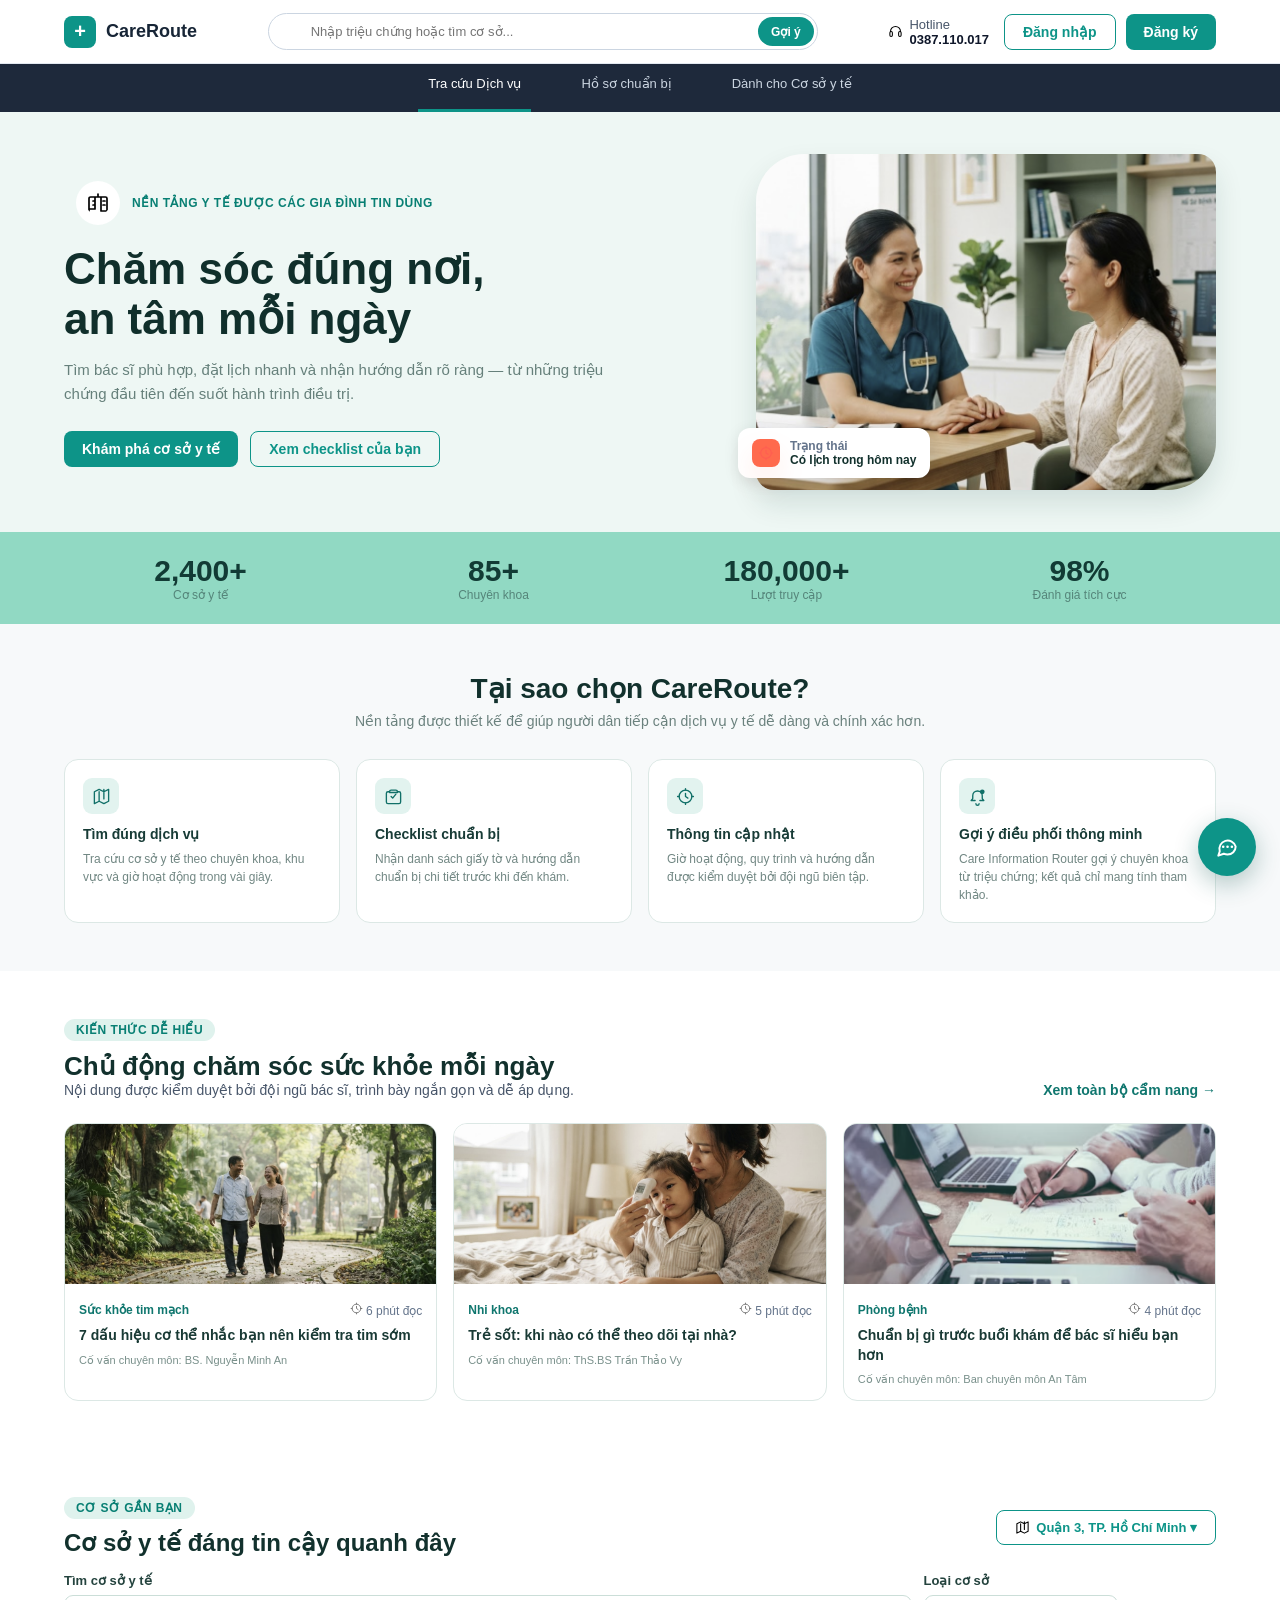
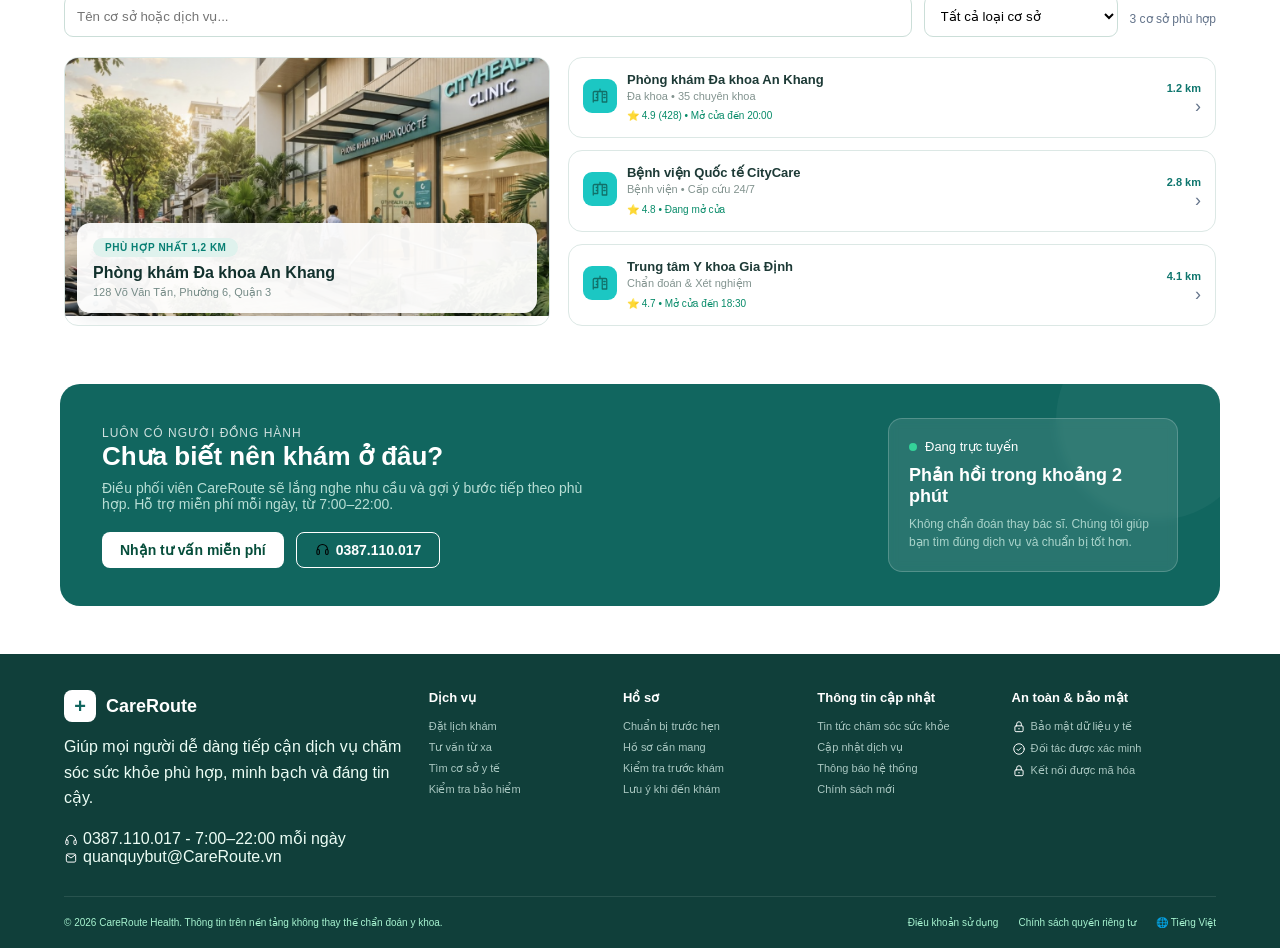
<file: index.html>
<!DOCTYPE html>
<html lang="vi">
<head>
    <meta charset="UTF-8">
    <meta name="viewport" content="width=device-width, initial-scale=1.0">
    <title>CareRoute - Trang Chủ Tra Cứu Dịch Vụ</title>
    <style>
        :root {
            --primary: #0d9488;
            --primary-dark: #0f766e;
            --primary-light: #ccfbf1;
            --primary-bg: #e6fffa;
            --dark-header: #1e293b;
            --footer-bg: #064e3b;
            --text-dark: #0f172a;
            --text-gray: #475569;
            --text-light: #64748b;
            --border-color: #e2e8f0;
            --card-bg: #ffffff;
            --bg-light: #f8fafc;
        }

        * {
            box-sizing: border-box;
            margin: 0;
            padding: 0;
            font-family: -apple-system, BlinkMacSystemFont, "Segoe UI", Roboto, Helvetica, Arial, sans-serif;
        }

        body {
            background-color: #f1f5f9;
            color: var(--text-dark);
            display: flex;
            flex-direction: column;
            min-height: 100vh;
        }

        /* TOP HEADER */
        header {
            background: #ffffff;
            border-bottom: 1px solid var(--border-color);
            padding: 12px 5%;
            display: flex;
            align-items: center;
            justify-content: space-between;
            position: sticky;
            top: 0;
            z-index: 1000;
            box-shadow: 0 1px 3px rgba(0,0,0,0.05);
        }

        .logo {
            display: flex;
            align-items: center;
            gap: 10px;
            font-weight: 700;
            font-size: 22px;
            color: var(--primary-dark);
            text-decoration: none;
            cursor: pointer;
        }

        .logo-icon {
            background: var(--primary);
            color: white;
            width: 36px;
            height: 36px;
            border-radius: 10px;
            display: flex;
            align-items: center;
            justify-content: center;
            font-weight: bold;
            font-size: 20px;
        }

        .search-bar {
            flex: 1;
            max-width: 550px;
            margin: 0 30px;
            position: relative;
        }

        .search-bar input {
            width: 100%;
            padding: 10px 18px 10px 42px;
            border: 1px solid #cbd5e1;
            border-radius: 99px;
            outline: none;
            font-size: 14px;
            transition: all 0.2s;
            background: #f8fafc;
        }

        .search-bar input:focus {
            background: #ffffff;
            border-color: var(--primary);
            box-shadow: 0 0 0 3px rgba(13, 148, 136, 0.15);
        }

        .search-bar::before {
            content: "🔍";
            position: absolute;
            left: 15px;
            top: 50%;
            transform: translateY(-50%);
            font-size: 14px;
            opacity: 0.5;
        }

        .header-actions {
            display: flex;
            align-items: center;
            gap: 15px;
        }

        .hotline {
            display: flex;
            align-items: center;
            gap: 6px;
            font-size: 13px;
            color: var(--text-gray);
        }

        .hotline strong {
            color: var(--text-dark);
        }

        .user-nav-profile {
            display: flex;
            align-items: center;
            gap: 10px;
            position: relative;
            cursor: pointer;
        }

        .user-avatar {
            width: 36px;
            height: 36px;
            border-radius: 50%;
            background: var(--primary);
            color: white;
            display: flex;
            align-items: center;
            justify-content: center;
            font-weight: 700;
            font-size: 14px;
        }

        .user-menu-dropdown {
            position: absolute;
            top: 110%;
            right: 0;
            background: white;
            border: 1px solid var(--border-color);
            border-radius: 12px;
            box-shadow: 0 10px 25px rgba(0,0,0,0.1);
            width: 220px;
            display: none;
            flex-direction: column;
            overflow: hidden;
            z-index: 1100;
        }

        .user-menu-dropdown.show {
            display: flex;
        }

        .user-menu-header {
            padding: 12px 16px;
            background: var(--bg-light);
            border-bottom: 1px solid var(--border-color);
        }

        .user-menu-header strong {
            display: block;
            font-size: 14px;
            color: var(--text-dark);
        }

        .user-menu-header span {
            font-size: 12px;
            color: var(--text-light);
        }

        .admin-badge-pill {
            display: inline-block;
            background: #ef4444;
            color: white;
            font-size: 10px;
            font-weight: 800;
            padding: 2px 6px;
            border-radius: 4px;
            margin-top: 4px;
        }

        .user-menu-item {
            padding: 10px 16px;
            font-size: 13px;
            color: var(--text-gray);
            text-decoration: none;
            display: flex;
            align-items: center;
            gap: 8px;
            transition: background 0.2s;
        }

        .user-menu-item:hover {
            background: var(--primary-bg);
            color: var(--primary-dark);
        }

        /* SUB NAVIGATION */
        .sub-nav {
            background: var(--dark-header);
            color: white;
            padding: 0 5%;
            display: flex;
            justify-content: center;
            gap: 40px;
        }

        .sub-nav a {
            color: #cbd5e1;
            text-decoration: none;
            font-size: 14px;
            font-weight: 500;
            padding: 14px 10px;
            cursor: pointer;
            border-bottom: 3px solid transparent;
            transition: all 0.2s;
        }

        .sub-nav a:hover, .sub-nav a.active-nav {
            color: #ffffff;
            border-bottom-color: var(--primary);
        }

        /* BUTTONS */
        .btn {
            background: var(--primary);
            color: white;
            border: none;
            padding: 9px 18px;
            border-radius: 8px;
            cursor: pointer;
            font-weight: 600;
            font-size: 14px;
            transition: background 0.2s;
            text-decoration: none;
            display: inline-flex;
            align-items: center;
            gap: 6px;
        }

        .btn:hover {
            background: var(--primary-dark);
        }

        .btn-outline {
            background: transparent;
            border: 1px solid var(--primary);
            color: var(--primary);
        }

        .btn-outline:hover {
            background: var(--primary-light);
            color: var(--primary-dark);
        }

        main {
            flex: 1;
            max-width: 1200px;
            width: 100%;
            margin: 0 auto;
            background: #ffffff;
            box-shadow: 0 0 15px rgba(0,0,0,0.03);
        }

        .section {
            padding: 40px 5%;
        }

        .section-title {
            text-align: center;
            margin-bottom: 35px;
        }

        .section-title h2 {
            font-size: 28px;
            color: var(--text-dark);
            margin-bottom: 8px;
        }

        .section-title p {
            color: var(--text-gray);
            font-size: 15px;
        }

        .pill-tag {
            background: #e6fffa;
            color: var(--primary-dark);
            font-size: 12px;
            font-weight: 700;
            padding: 4px 12px;
            border-radius: 20px;
            display: inline-block;
            text-transform: uppercase;
            margin-bottom: 10px;
            letter-spacing: 0.5px;
        }

        /* HERO & FEATURES */
        .hero {
            background: linear-gradient(135deg, #f0fdf4 0%, #e6fffa 100%);
            padding: 50px 5%;
            display: flex;
            align-items: center;
            gap: 40px;
            border-bottom: 1px solid #e2e8f0;
        }

        .hero-text {
            flex: 1.2;
        }

        .hero-text h1 {
            font-size: 38px;
            line-height: 1.25;
            color: var(--text-dark);
            margin: 15px 0;
            font-weight: 800;
        }

        .hero-text p {
            color: var(--text-gray);
            font-size: 16px;
            line-height: 1.6;
            margin-bottom: 25px;
        }

        .hero-image {
            flex: 1;
            position: relative;
        }

        .hero-image img {
            width: 100%;
            border-radius: 24px;
            box-shadow: 0 10px 25px -5px rgba(0, 0, 0, 0.1);
            object-fit: cover;
        }

        .floating-badge {
            position: absolute;
            bottom: 15px;
            left: -20px;
            background: white;
            padding: 12px 20px;
            border-radius: 12px;
            box-shadow: 0 4px 15px rgba(0,0,0,0.1);
            display: flex;
            align-items: center;
            gap: 10px;
            font-size: 14px;
            font-weight: 600;
        }

        .stats-bar {
            background: #80ebd3;
            padding: 25px 5%;
            display: grid;
            grid-template-columns: repeat(auto-fit, minmax(180px, 1fr));
            gap: 20px;
            text-align: center;
        }

        .stat-item h3 {
            font-size: 30px;
            font-weight: 800;
            color: #044e42;
        }

        .stat-item p {
            font-size: 13px;
            color: #0f6c5c;
            font-weight: 600;
        }

        .grid-4 {
            display: grid;
            grid-template-columns: repeat(auto-fit, minmax(240px, 1fr));
            gap: 20px;
        }

        .feature-card {
            background: #ffffff;
            border: 1px solid #e2e8f0;
            border-radius: 16px;
            padding: 24px;
            transition: all 0.2s;
            cursor: pointer;
        }

        .feature-card:hover {
            transform: translateY(-4px);
            box-shadow: 0 12px 20px -5px rgba(0,0,0,0.08);
            border-color: var(--primary);
        }

        .feature-icon {
            width: 44px;
            height: 44px;
            background: var(--primary-bg);
            color: var(--primary);
            border-radius: 10px;
            display: flex;
            align-items: center;
            justify-content: center;
            font-size: 20px;
            margin-bottom: 16px;
        }

        .feature-card h4 {
            font-size: 17px;
            margin-bottom: 8px;
        }

        .feature-card p {
            font-size: 14px;
            color: var(--text-gray);
            line-height: 1.5;
        }

        .grid-3 {
            display: grid;
            grid-template-columns: repeat(auto-fit, minmax(300px, 1fr));
            gap: 24px;
        }

        .blog-card {
            border: 1px solid #e2e8f0;
            border-radius: 16px;
            overflow: hidden;
            background: white;
            transition: all 0.2s;
            cursor: pointer;
        }

        .blog-card:hover {
            box-shadow: 0 8px 16px rgba(0,0,0,0.06);
        }

        .blog-card img {
            width: 100%;
            height: 180px;
            object-fit: cover;
        }

        .blog-content {
            padding: 18px;
        }

        .blog-meta {
            display: flex;
            justify-content: space-between;
            font-size: 12px;
            color: var(--text-light);
            margin-bottom: 8px;
        }

        .blog-title {
            font-size: 16px;
            font-weight: 700;
            margin-bottom: 8px;
            line-height: 1.4;
        }

        .blog-author {
            font-size: 12px;
            color: var(--text-light);
        }

        .clinic-container {
            display: grid;
            grid-template-columns: 1fr 1.2fr;
            gap: 20px;
            align-items: start;
        }

        .featured-clinic {
            border: 1px solid #e2e8f0;
            border-radius: 16px;
            overflow: hidden;
            cursor: pointer;
            transition: all 0.2s;
        }

        .featured-clinic:hover {
            box-shadow: 0 10px 20px rgba(0,0,0,0.08);
        }

        .featured-clinic img {
            width: 100%;
            height: 220px;
            object-fit: cover;
        }

        .clinic-list-side {
            display: flex;
            flex-direction: column;
            gap: 12px;
        }

        .clinic-item-card {
            border: 1px solid #e2e8f0;
            border-radius: 12px;
            padding: 16px;
            display: flex;
            justify-content: space-between;
            align-items: center;
            background: white;
            cursor: pointer;
            transition: all 0.2s;
        }

        .clinic-item-card:hover {
            border-color: var(--primary);
            background: #fafafa;
        }

        .support-banner {
            background: var(--footer-bg);
            color: white;
            border-radius: 20px;
            padding: 35px;
            display: flex;
            justify-content: space-between;
            align-items: center;
            margin: 40px 5%;
        }

        .support-banner h2 {
            font-size: 26px;
            margin-bottom: 8px;
        }

        .support-banner p {
            color: #a7f3d0;
            font-size: 14px;
            max-width: 500px;
        }

        .support-card {
            background: rgba(255,255,255,0.1);
            backdrop-filter: blur(5px);
            padding: 20px;
            border-radius: 14px;
            border: 1px solid rgba(255,255,255,0.2);
            max-width: 320px;
        }

        /* MODAL & TOAST */
        .toast-container {
            position: fixed;
            top: 20px;
            right: 20px;
            z-index: 3000;
            display: flex;
            flex-direction: column;
            gap: 10px;
        }

        .toast {
            background: white;
            border-left: 4px solid var(--primary);
            padding: 12px 20px;
            border-radius: 8px;
            box-shadow: 0 8px 20px rgba(0,0,0,0.12);
            display: flex;
            align-items: center;
            gap: 10px;
            font-size: 14px;
            font-weight: 500;
        }

        .modal-overlay {
            position: fixed;
            top: 0;
            left: 0;
            width: 100%;
            height: 100%;
            background: rgba(15, 23, 42, 0.6);
            backdrop-filter: blur(4px);
            z-index: 2000;
            display: none;
            align-items: center;
            justify-content: center;
            padding: 20px;
        }

        .modal-overlay.active { display: flex; }

        .auth-modal {
            background: white;
            width: 100%;
            max-width: 560px;
            border-radius: 20px;
            padding: 30px;
            box-shadow: 0 20px 40px rgba(0,0,0,0.15);
            position: relative;
        }

        .modal-close {
            position: absolute;
            top: 20px;
            right: 20px;
            background: #f1f5f9;
            border: none;
            width: 32px;
            height: 32px;
            border-radius: 50%;
            cursor: pointer;
        }

        .auth-tabs { display: flex; border-bottom: 2px solid #f1f5f9; margin-bottom: 20px; }
        .auth-tab { flex: 1; text-align: center; padding: 10px; font-weight: 600; font-size: 15px; color: var(--text-light); cursor: pointer; border-bottom: 2px solid transparent; }
        .auth-tab.active { color: var(--primary); border-bottom-color: var(--primary); }
        .role-selector { display: grid; grid-template-columns: repeat(2, minmax(0, 1fr)); gap: 10px; margin: 0 0 20px; }
        .role-selector-label { grid-column: 1 / -1; color: #263344; font-size: 14px; font-weight: 700; }
        .role-btn { min-height: 76px; display: flex; align-items: center; gap: 12px; padding: 12px 14px; border: 1px solid #dfe8e6; border-radius: 11px; background: #fff; color: var(--text-gray); text-align: left; cursor: pointer; transition: border-color .18s, background .18s, box-shadow .18s; }
        .role-btn:hover { border-color: #9ac9bd; background: #f7fbfa; }
        .role-btn.active { border: 2px solid #4e8a7e; padding: 11px 13px; background: #f0f7f5; color: #39786d; box-shadow: none; }
        .role-btn img { width: 25px; height: 25px; flex: 0 0 25px; opacity: .68; }
        .role-btn-copy { flex: 1; min-width: 0; }
        .role-btn-copy strong { display: block; color: #263344; font-size: 14px; }
        .role-btn-copy small { display: block; margin-top: 4px; color: #7b8986; font-size: 11px; font-weight: 400; line-height: 1.35; }
        .role-radio { width: 17px; height: 17px; flex: 0 0 17px; border: 2px solid #dce5e2; border-radius: 50%; }
        .role-btn.active .role-radio { border-color: #4e8a7e; box-shadow: inset 0 0 0 3px #f0f7f5; background: #4e8a7e; }
        #form-register .role-selector { display: flex; justify-content: center; }
        #form-register .role-btn { width: min(100%, 270px); justify-content: center; }
        .form-group { margin-bottom: 16px; }
        .form-group label { display: block; font-size: 13px; font-weight: 600; margin-bottom: 6px; }
        .form-input-wrap { position: relative; }
        .form-input { width: 100%; padding: 11px 14px; border: 1px solid #cbd5e1; border-radius: 10px; font-size: 14px; outline: none; }
        .toggle-password { position: absolute; right: 12px; top: 50%; transform: translateY(-50%); cursor: pointer; }
        .admin-code-field { display: none; background: #fef2f2; padding: 12px; border-radius: 10px; border: 1px dashed #fca5a5; margin-bottom: 16px; }
        .admin-code-field.active { display: block; }

        footer {
            background: var(--footer-bg);
            color: #ecfdf5;
            padding: 40px 5% 20px 5%;
            margin-top: auto;
        }

        .footer-grid { display: grid; grid-template-columns: 2fr 1fr 1fr 1fr 1.5fr; gap: 30px; margin-bottom: 30px; }
        .footer-col h4 { font-size: 15px; margin-bottom: 15px; color: #ffffff; }
        .footer-col a, .footer-col p { font-size: 13px; color: #a7f3d0; text-decoration: none; display: block; margin-bottom: 8px; }
        .footer-bottom { border-top: 1px solid rgba(255,255,255,0.1); padding-top: 20px; display: flex; justify-content: space-between; font-size: 12px; color: #a7f3d0; }

        @media (max-width: 900px) {
            .hero { flex-direction: column; }
            .clinic-container { grid-template-columns: 1fr; }
            .footer-grid { grid-template-columns: 1fr 1fr; }
            .support-banner { flex-direction: column; gap: 20px; }
        }
        @media (max-width: 520px) {
            .auth-modal { padding: 25px 18px; }
            .role-selector { gap: 8px; }
            .role-btn { min-height: 70px; gap: 8px; padding: 10px 9px; }
            .role-btn.active { padding: 9px 8px; }
            .role-btn img { width: 21px; height: 21px; flex-basis: 21px; }
            .role-btn-copy strong { font-size: 12px; }
            .role-btn-copy small { font-size: 10px; }
        }

        body {
            background: #f6f8f8;
            color: #12312d;
        }

        main {
            max-width: none;
            background: #ffffff;
            box-shadow: none;
        }

        header {
            min-height: 64px;
            padding: 8px max(5%, calc((100% - 1160px) / 2));
        }

        .logo { color: #172536; font-size: 18px; }
        .logo-icon { width: 32px; height: 32px; border-radius: 8px; }
        .search-bar input { background: #ffffff; font-size: 13px; }
        .search-bar::before { content: ""; }
        .sub-nav { min-height: 48px; }
        .sub-nav a { font-size: 13px; padding: 12px 10px; }

        .hero {
            min-height: 400px;
            padding: 42px max(5%, calc((100% - 1160px) / 2));
            gap: 64px;
            background: #eef7f4;
            border: 0;
        }

        .hero-text { flex: 1.05; }
        .hero-text h1 { color: #102f2b; font-size: clamp(34px, 4vw, 44px); line-height: 1.12; }
        .hero-text p { max-width: 560px; color: #66807b; font-size: 15px; }
        .hero-image { flex: 0 1 460px; }
        .hero-image img {
            display: block;
            height: 336px;
            border-radius: 48px 18px 48px 18px;
            box-shadow: 0 14px 28px rgba(11, 57, 48, .12);
        }
        .pill-tag { background: #dff2ed; color: #087f73; }
        .hero .pill-tag { display: inline-flex; align-items: center; gap: 12px; margin: 0; background: transparent; }
        .hero .pill-tag img { width: 44px; height: 44px; padding: 10px; border-radius: 50%; background: #ffffff; }
        .floating-badge { bottom: 12px; left: -18px; padding: 11px 14px; font-size: 12px; }
        .floating-badge img { width: 28px; height: 28px; padding: 6px; border-radius: 8px; background: #fff0ed; filter: invert(47%) sepia(66%) saturate(1997%) hue-rotate(329deg) brightness(101%) contrast(101%); }

        .search-bar { z-index: 20; }
        .search-bar input { padding-right: 78px; }
        .search-submit { position: absolute; top: 4px; right: 4px; bottom: 4px; padding: 0 13px; border: 0; border-radius: 99px; background: var(--primary); color: #fff; font-size: 12px; font-weight: 700; cursor: pointer; }
        .search-submit:hover { background: var(--primary-dark); }
        .search-submit:disabled { cursor: wait; opacity: .7; }
        .router-popover { position: absolute; top: calc(100% + 10px); left: 0; z-index: 1200; width: min(520px, calc(100vw - 32px)); max-height: min(70vh, 480px); overflow-y: auto; padding: 16px; border: 1px solid #dcece7; border-radius: 14px; background: #fff; box-shadow: 0 14px 38px rgba(15, 45, 40, .2); }
        .router-processing { display: flex; align-items: center; gap: 10px; color: #087f73; font-size: 13px; font-weight: 650; }
        .router-spinner { width: 18px; height: 18px; border: 2px solid #cce9e2; border-top-color: #0d9488; border-radius: 50%; animation: router-spin .7s linear infinite; }
        @keyframes router-spin { to { transform: rotate(360deg); } }
        .router-result { padding: 2px 0; border: 0; background: transparent; }
        .router-result h3 { margin: 0 0 10px; color: #12574e; font-size: 16px; }
        .router-result p { margin: 7px 0; color: #35534d; font-size: 12px; line-height: 1.55; }
        .router-result .router-warning { padding: 11px 12px; border-radius: 8px; background: #fff7ed; color: #9a3412; font-weight: 650; }
        .router-result-actions { display: flex; flex-wrap: wrap; gap: 8px; margin-top: 12px; }
        .router-edit { padding: 9px 15px; border: 1px solid #b8dcd4; border-radius: 8px; background: #ffffff; color: #087f73; font-weight: 650; cursor: pointer; }
        .router-edit:hover { background: #effaf7; }
        .router-accepted { margin-top: 12px !important; color: #087f73 !important; font-weight: 650; }
        .router-disclaimer { margin: 12px 0 0; color: #718680 !important; font-size: 11px !important; }
        .facility-filter label { display: block; margin-bottom: 7px; color: #24433e; font-size: 13px; font-weight: 650; }
        .sr-only { position: absolute; width: 1px; height: 1px; padding: 0; margin: -1px; overflow: hidden; clip: rect(0, 0, 0, 0); white-space: nowrap; border: 0; }
        [hidden] { display: none !important; }

        .stats-bar {
            padding: 22px max(5%, calc((100% - 1160px) / 2));
            background: #91d9c3;
        }
        .stat-item h3 { color: #123b35; font-size: 30px; }
        .stat-item p { color: #55857a; font-size: 12px; font-weight: 500; }

        .section {
            padding: 48px max(5%, calc((100% - 1160px) / 2));
            background: #ffffff;
        }
        .section.features-section { background: #f7f9fa; }
        .section-title { margin-bottom: 30px; }
        .section-title h2, .section > div > h2 { color: #12312d; }
        .section-title p { color: #6a817d; font-size: 14px; }
        .grid-4 { grid-template-columns: repeat(4, minmax(0, 1fr)); gap: 16px; }
        .feature-card {
            padding: 18px;
            border-color: #dce8e5;
            border-radius: 14px;
            background: #ffffff;
        }
        .feature-icon {
            width: 36px;
            height: 36px;
            margin-bottom: 12px;
            border-radius: 9px;
            background: #e2f3ef;
        }
        .feature-icon img { width: 19px; height: 19px; filter: invert(34%) sepia(53%) saturate(634%) hue-rotate(126deg) brightness(91%) contrast(92%); }
        .feature-card h4 { font-size: 14px; color: #173b36; }
        .feature-card p { font-size: 12px; color: #718783; }

        .grid-3 { grid-template-columns: repeat(3, minmax(0, 1fr)); gap: 16px; }
        .blog-card, .clinic-item-card, .featured-clinic {
            border-color: #dce8e5;
            border-radius: 14px;
        }
        .blog-card img { height: 160px; }
        .blog-content { padding: 14px; }
        .blog-meta { align-items: center; }
        .blog-meta img { width: 13px; height: 13px; opacity: .55; }
        .blog-title { color: #193a35; font-size: 14px; }
        .blog-author { color: #79908b; font-size: 11px; }

        .clinic-container { grid-template-columns: .9fr 1.2fr; gap: 18px; align-items: stretch; }
        .featured-clinic { position: relative; min-height: 258px; }
        .featured-clinic > img { height: 258px; }
        .featured-clinic-caption {
            position: absolute;
            right: 12px;
            bottom: 12px;
            left: 12px;
            padding: 14px 16px;
            border-radius: 13px;
            background: rgba(255,255,255,.94);
            box-shadow: 0 4px 18px rgba(13, 44, 38, .12);
        }
        .featured-clinic-caption .pill-tag { margin: 0; font-size: 10px; }
        .featured-clinic-caption h3 { margin: 7px 0 4px; font-size: 16px; }
        .featured-clinic-caption p { color: #748a86; font-size: 11px; }
        .clinic-item-card { padding: 14px; }
        .clinic-item-card > div:nth-child(2) { flex: 1; margin-left: 10px; }
        .clinic-icon {
            width: 34px;
            height: 34px;
            flex: 0 0 34px;
            padding: 8px;
            border-radius: 9px;
            background: #e4f4f0;
            filter: invert(34%) sepia(53%) saturate(634%) hue-rotate(126deg) brightness(91%) contrast(92%);
        }
        .clinic-item-card h4 { color: #1d3a36; font-size: 13px !important; }
        .clinic-item-copy h4 { margin: 0; }
        .clinic-item-card p { color: #82938f !important; font-size: 11px !important; margin: 3px 0; }
        .clinic-item-card span { color: #078b69 !important; font-size: 10px !important; }
        .clinic-item-card > div:last-child strong { font-size: 11px; }

        .support-banner {
            position: relative;
            overflow: hidden;
            max-width: 1160px;
            margin: 10px auto 48px;
            padding: 34px 42px;
            background: #11665f;
        }
        .support-banner::after {
            position: absolute;
            top: -64px;
            right: -36px;
            width: 200px;
            height: 200px;
            border-radius: 50%;
            background: rgba(255,255,255,.04);
            content: "";
            pointer-events: none;
        }
        .support-banner > div { position: relative; z-index: 1; }
        .support-banner > div:first-child { flex: 1; }
        .support-banner h2 { color: #ffffff; }
        .support-banner p { color: #b8ded5; }
        .support-card { max-width: 290px; }
        .support-card h4 { color: #ffffff; }

        footer { padding: 36px max(5%, calc((100% - 1160px) / 2)) 20px; background: #103f3a; }
        .footer-grid { grid-template-columns: 2fr 1fr 1fr 1fr 1.2fr; gap: 24px; }
        .footer-brand { color: #ffffff; font-size: 18px; }
        .footer-brand .logo-icon { background: #ffffff; color: #11665f; }
        .footer-col a, .footer-col p, footer > div:first-child > p { color: #a9c7c1; }
        .footer-col h4 { font-size: 13px; }
        .footer-col a, .footer-col p, footer > div:first-child > p { font-size: 11px; }
        .footer-bottom { align-items: center; gap: 16px; font-size: 10px; }
        .footer-bottom > div:last-child { flex-wrap: wrap; justify-content: flex-end; }

        .inline-icon { width: 15px; height: 15px; object-fit: contain; vertical-align: middle; }
        .footer-icon { width: 14px; height: 14px; margin-right: 5px; filter: brightness(0) invert(1); vertical-align: middle; }

        .contact-bubble {
            position: fixed;
            right: 24px;
            bottom: 24px;
            z-index: 1500;
            display: flex;
            flex-direction: column;
            align-items: flex-end;
            gap: 12px;
        }
        .contact-bubble summary {
            width: 58px;
            height: 58px;
            display: grid;
            place-items: center;
            border-radius: 50%;
            background: #0d9488;
            box-shadow: 0 8px 24px rgba(15, 87, 78, .3);
            color: #ffffff;
            cursor: pointer;
            list-style: none;
            transition: background .2s, transform .2s;
        }
        .contact-bubble summary::-webkit-details-marker { display: none; }
        .contact-bubble summary:hover { transform: translateY(-2px); background: #0f766e; }
        .contact-bubble summary:focus-visible,
        .contact-option:focus-visible { outline: 3px solid #f59e0b; outline-offset: 3px; }
        .contact-bubble summary svg { width: 26px; height: 26px; }
        .contact-options {
            width: 226px;
            display: grid;
            gap: 9px;
            padding: 14px;
            border: 1px solid #e1ebe8;
            border-radius: 16px;
            background: #ffffff;
            box-shadow: 0 10px 32px rgba(15, 45, 40, .18);
        }
        .contact-options[hidden] { display: none; }
        .contact-options-title {
            margin: 0 0 2px;
            color: #526c67;
            font-size: 12px;
            font-weight: 700;
        }
        .contact-option {
            min-height: 44px;
            display: flex;
            align-items: center;
            gap: 11px;
            padding: 8px 10px;
            border: 1px solid #e7eeec;
            border-radius: 11px;
            color: #183b36;
            font-size: 13px;
            font-weight: 650;
            text-decoration: none;
            transition: background .2s, border-color .2s;
        }
        .contact-option:hover { border-color: #b8dcd4; background: #f3faf8; }
        .contact-option-icon {
            width: 28px;
            height: 28px;
            flex: 0 0 28px;
            display: grid;
            place-items: center;
            border-radius: 8px;
            color: #ffffff;
            font-size: 14px;
            font-weight: 800;
        }
        .contact-option-icon.zalo { background: #1684ff; font-size: 10px; }
        .contact-option-icon.facebook { background: #1877f2; font-family: Arial, sans-serif; font-size: 20px; }
        .contact-option-icon.phone { background: #0d9488; }
        .contact-option-icon.phone img { width: 16px; height: 16px; filter: brightness(0) invert(1); }

        @media (max-width: 900px) {
            header { flex-wrap: wrap; gap: 10px 20px; }
            .search-bar { order: 3; flex: 1 0 100%; max-width: none; margin: 0; }
            .hero { min-height: 0; gap: 32px; }
            .hero-image { width: 100%; max-width: 540px; flex-basis: auto; }
            .grid-4 { grid-template-columns: repeat(2, minmax(0, 1fr)); }
            .support-banner { margin: 8px 5% 36px; }
            .footer-grid { grid-template-columns: repeat(2, minmax(0, 1fr)); }
        }

        @media (max-width: 600px) {
            header { flex-wrap: wrap; gap: 10px; padding: 10px 5%; }
            .search-bar { order: 3; flex: 1 0 100%; max-width: none; margin: 0; }
            .header-actions { gap: 8px; }
            .hotline { display: none; }
            .header-actions .btn { padding: 8px 10px; font-size: 12px; }
            .sub-nav { justify-content: flex-start; gap: 4px; overflow-x: auto; padding: 0 3%; }
            .sub-nav a { padding: 11px 8px; font-size: 11px; white-space: nowrap; }
            .hero { padding-top: 36px; padding-bottom: 34px; }
            .hero-text h1 { font-size: 34px; }
            .hero-text > div { flex-wrap: wrap; }
            .hero .btn { font-size: 12px; }
            .hero-image img { height: 260px; border-radius: 34px 14px; }
            .floating-badge { left: 8px; }
            .stats-bar { grid-template-columns: repeat(2, minmax(0, 1fr)); gap: 16px; }
            .section { padding-top: 38px; padding-bottom: 38px; }
            .section-title h2 { font-size: 24px; }
            .section > div:first-child { align-items: flex-start !important; gap: 16px; flex-direction: column; }
            .grid-4, .grid-3 { grid-template-columns: 1fr; }
            .blog-card img { height: 190px; }
            .clinic-container { grid-template-columns: 1fr; }
            .support-banner { margin: 0 5% 32px; padding: 26px 22px; }
            .support-banner h2 { font-size: 23px; }
            .support-card { max-width: none; }
            .footer-grid { grid-template-columns: 1fr 1fr; gap: 24px 16px; }
            .footer-grid > div:first-child { grid-column: 1 / -1; }
            .footer-bottom { flex-direction: column; align-items: flex-start; }
            .footer-bottom > div:last-child { justify-content: flex-start; gap: 12px; }
            .contact-bubble { right: 16px; bottom: 16px; }
            .contact-bubble summary { width: 54px; height: 54px; }
        }
    </style>
</head>
<body>
    <div class="toast-container" id="toast-container"></div>

    <header id="top">
        <a class="logo" href="citizen-care-search.html">
            <div class="logo-icon">+</div>
            CareRoute
        </a>
        <form class="search-bar" id="search-form" role="search">
            <label class="sr-only" for="site-search-input">Tìm cơ sở y tế, bài viết hoặc nhập triệu chứng</label>
            <input type="search" id="site-search-input" aria-describedby="search-help" placeholder="Nhập triệu chứng hoặc tìm cơ sở...">
            <span class="sr-only" id="search-help">Nhấn Gợi ý hoặc Enter để phân tích triệu chứng. Kết quả tìm kiếm được lọc khi bạn nhập.</span>
            <button class="search-submit" id="router-submit" type="submit">Gợi ý</button>
            <span class="sr-only" id="site-search-status" role="status" aria-live="polite"></span>
            <div class="router-popover" id="router-popover" hidden>
                <div class="router-processing" id="router-processing" role="status" aria-live="polite" hidden>
                    <span class="router-spinner" aria-hidden="true"></span>
                    <span>Đang phân tích triệu chứng...</span>
                </div>
                <section class="router-result" id="router-result" aria-live="polite" aria-labelledby="router-result-title" hidden>
                    <h3 id="router-result-title">Kết quả gợi ý</h3>
                    <p id="router-specialty"></p>
                    <p id="router-reason"></p>
                    <p class="router-warning" id="router-emergency" hidden></p>
                    <p class="router-disclaimer">Đây là gợi ý tham khảo, không thay thế chẩn đoán y khoa. Nếu có dấu hiệu cấp cứu, hãy gọi 115.</p>
                    <div class="router-result-actions">
                        <button class="btn" id="router-accept" type="button">Chấp nhận</button>
                        <button class="router-edit" id="router-edit" type="button">Sửa</button>
                    </div>
                    <p class="router-accepted" id="router-accepted" role="status" hidden></p>
                </section>
            </div>
        </form>
        <div class="header-actions">
            <div class="hotline">
                <img class="inline-icon" src="CareRoute-CSE122/assets/icons/headphones-round-svgrepo-com.svg" alt="">
                <span>Hotline<br><strong>0387.110.017</strong></span>
            </div>
            <div id="auth-buttons-unlogged" style="display: flex; gap: 10px;">
                <button class="btn btn-outline" onclick="openAuthModal('login')">Đăng nhập</button>
                <button class="btn" onclick="openAuthModal('register')">Đăng ký</button>
            </div>
            <div id="auth-user-logged" style="display: none;">
                <div class="user-nav-profile" onclick="toggleUserMenu()">
                    <div class="user-avatar" id="header-avatar-letters">Q</div>
                    <div>
                        <div style="font-size: 13px; font-weight: 700;" id="header-username">Phạm Minh Quân</div>
                        <div style="font-size: 11px; color: var(--text-light);" id="header-role-text">Người dùng</div>
                    </div>
                    <span style="font-size: 10px; opacity: 0.5;">▼</span>
                    <div class="user-menu-dropdown" id="user-dropdown-menu">
                        <div class="user-menu-header">
                            <strong id="dropdown-fullname">Phạm Minh Quân</strong>
                            <span id="dropdown-email">quan.pm@email.com</span>
                            <div id="admin-badge-container"></div>
                        </div>
                        <a class="user-menu-item" href="citizen-care-checklist.html">Checklist cá nhân</a>
                        <a class="user-menu-item" onclick="showToast('Chức năng lịch hẹn đang tải...')">📅 Lịch khám đã đặt</a>
                        <a class="user-menu-item" onclick="showToast('Hồ sơ sức khỏe đã bảo mật')">🔒 Hồ sơ y tế</a>
                        <div style="border-top: 1px solid var(--border-color); margin: 4px 0;"></div>
                        <a class="user-menu-item" style="color: #ef4444;" onclick="logout()">🚪 Đăng xuất</a>
                    </div>
                </div>
            </div>
        </div>
    </header>

    <nav class="sub-nav">
        <a class="active-nav" href="citizen-care-search.html">Tra cứu Dịch vụ</a>
        <a href="citizen-care-checklist.html">Hồ sơ chuẩn bị</a>
        <a href="citizen-care-detail.html">Dành cho Cơ sở y tế</a>
    </nav>

    <main>
        <section class="hero">
            <div class="hero-text">
                <span class="pill-tag"><img src="CareRoute-CSE122/assets/icons/hospital-svgrepo-com.svg" alt="">Nền tảng y tế được các gia đình tin dùng</span>
                <h1>Chăm sóc đúng nơi,<br>an tâm mỗi ngày</h1>
                <p>Tìm bác sĩ phù hợp, đặt lịch nhanh và nhận hướng dẫn rõ ràng — từ những triệu chứng đầu tiên đến suốt hành trình điều trị.</p>
                <div style="display: flex; gap: 12px;">
                    <a class="btn" href="citizen-care-detail.html">Khám phá cơ sở y tế</a>
                    <a class="btn btn-outline" href="citizen-care-checklist.html">Xem checklist của bạn</a>
                </div>
            </div>
            <div class="hero-image">
                <img src="CareRoute-CSE122/assets/images/anh_bac_si.png" alt="Bác sĩ tư vấn">
                <div class="floating-badge">
                    <img src="CareRoute-CSE122/assets/icons/clock-two-svgrepo-com.svg" alt="">
                    <div>
                        <div style="font-size:12px; color:var(--text-light);">Trạng thái</div>
                        <div>Có lịch trong hôm nay</div>
                    </div>
                </div>
            </div>
        </section>

        <section class="stats-bar">
            <div class="stat-item">
                <h3>2,400+</h3>
                <p>Cơ sở y tế</p>
            </div>
            <div class="stat-item">
                <h3>85+</h3>
                <p>Chuyên khoa</p>
            </div>
            <div class="stat-item">
                <h3>180,000+</h3>
                <p>Lượt truy cập</p>
            </div>
            <div class="stat-item">
                <h3>98%</h3>
                <p>Đánh giá tích cực</p>
            </div>
        </section>

        <section class="section features-section">
            <div class="section-title">
                <h2>Tại sao chọn CareRoute?</h2>
                <p>Nền tảng được thiết kế để giúp người dân tiếp cận dịch vụ y tế dễ dàng và chính xác hơn.</p>
            </div>
            <div class="grid-4">
                <div class="feature-card" onclick="location.href='citizen-care-detail.html'">
                    <div class="feature-icon"><img src="CareRoute-CSE122/assets/icons/map-svgrepo-com.svg" alt=""></div>
                    <h4>Tìm đúng dịch vụ</h4>
                    <p>Tra cứu cơ sở y tế theo chuyên khoa, khu vực và giờ hoạt động trong vài giây.</p>
                </div>
                <div class="feature-card" onclick="location.href='citizen-care-checklist.html'">
                    <div class="feature-icon"><img src="CareRoute-CSE122/assets/icons/clipboard-check-svgrepo-com.svg" alt=""></div>
                    <h4>Checklist chuẩn bị</h4>
                    <p>Nhận danh sách giấy tờ và hướng dẫn chuẩn bị chi tiết trước khi đến khám.</p>
                </div>
                <div class="feature-card" onclick="location.href='citizen-care-detail.html'">
                    <div class="feature-icon"><img src="CareRoute-CSE122/assets/icons/clock-two-svgrepo-com.svg" alt=""></div>
                    <h4>Thông tin cập nhật</h4>
                    <p>Giờ hoạt động, quy trình và hướng dẫn được kiểm duyệt bởi đội ngũ biên tập.</p>
                </div>
                <div class="feature-card" onclick="location.href='citizen-care-checklist.html'">
                    <div class="feature-icon"><img src="CareRoute-CSE122/assets/icons/notification-bell-alert-alarm-clock-time-watch-svgrepo-com.svg" alt=""></div>
                    <h4>Gợi ý điều phối thông minh</h4>
                    <p>Care Information Router gợi ý chuyên khoa từ triệu chứng; kết quả chỉ mang tính tham khảo.</p>
                </div>
            </div>
        </section>

        <section class="section">
            <div style="display: flex; justify-content: space-between; align-items: flex-end; margin-bottom: 25px;">
                <div>
                    <span class="pill-tag">KIẾN THỨC DỄ HIỂU</span>
                    <h2 style="font-size: 26px;">Chủ động chăm sóc sức khỏe mỗi ngày</h2>
                    <p style="color: var(--text-gray); font-size: 14px;">Nội dung được kiểm duyệt bởi đội ngũ bác sĩ, trình bày ngắn gọn và dễ áp dụng.</p>
                </div>
                <a href="#articles" style="color: var(--primary-dark); font-weight: 700; text-decoration: none; font-size: 14px;">Xem toàn bộ cẩm nang →</a>
            </div>

            <div class="grid-3" id="articles">
                <div class="blog-card" onclick="location.href='citizen-care-detail.html'">
                    <img src="CareRoute-CSE122/assets/images/suc_khoe_tim_mach.png" alt="Sức khỏe tim mạch">
                    <div class="blog-content">
                        <div class="blog-meta">
                            <span style="color:var(--primary-dark); font-weight:600;">Sức khỏe tim mạch</span>
                            <span><img src="CareRoute-CSE122/assets/icons/clock-two-svgrepo-com.svg" alt=""> 6 phút đọc</span>
                        </div>
                        <div class="blog-title">7 dấu hiệu cơ thể nhắc bạn nên kiểm tra tim sớm</div>
                        <div class="blog-author">Cố vấn chuyên môn: BS. Nguyễn Minh An</div>
                    </div>
                </div>

                <div class="blog-card" onclick="location.href='citizen-care-detail.html'">
                    <img src="CareRoute-CSE122/assets/images/nhi_khoa.png" alt="Nhi khoa">
                    <div class="blog-content">
                        <div class="blog-meta">
                            <span style="color:var(--primary-dark); font-weight:600;">Nhi khoa</span>
                            <span><img src="CareRoute-CSE122/assets/icons/clock-two-svgrepo-com.svg" alt=""> 5 phút đọc</span>
                        </div>
                        <div class="blog-title">Trẻ sốt: khi nào có thể theo dõi tại nhà?</div>
                        <div class="blog-author">Cố vấn chuyên môn: ThS.BS Trần Thảo Vy</div>
                    </div>
                </div>

                <div class="blog-card" onclick="location.href='citizen-care-detail.html'">
                    <img src="CareRoute-CSE122/assets/images/phong_benh.png" alt="Phòng bệnh">
                    <div class="blog-content">
                        <div class="blog-meta">
                            <span style="color:var(--primary-dark); font-weight:600;">Phòng bệnh</span>
                            <span><img src="CareRoute-CSE122/assets/icons/clock-two-svgrepo-com.svg" alt=""> 4 phút đọc</span>
                        </div>
                        <div class="blog-title">Chuẩn bị gì trước buổi khám để bác sĩ hiểu bạn hơn</div>
                        <div class="blog-author">Cố vấn chuyên môn: Ban chuyên môn An Tâm</div>
                    </div>
                </div>
            </div>
        </section>

        <section class="section" id="facility-directory">
            <div style="display: flex; justify-content: space-between; align-items: center; margin-bottom: 16px;">
                <div>
                    <span class="pill-tag">CƠ SỞ GẦN BẠN</span>
                    <h2>Cơ sở y tế đáng tin cậy quanh đây</h2>
                </div>
                <button class="btn btn-outline" style="font-size: 13px;"><img class="inline-icon" src="CareRoute-CSE122/assets/icons/map-svgrepo-com.svg" alt=""> Quận 3, TP. Hồ Chí Minh ▾</button>
            </div>
            <div class="facility-filter" style="display: flex; flex-wrap: wrap; align-items: end; gap: 12px; margin-bottom: 20px;">
                <div class="router-field" style="flex: 1 1 240px;">
                    <label for="facility-search">Tìm cơ sở y tế</label>
                    <input id="facility-search" type="search" placeholder="Tên cơ sở hoặc dịch vụ..." style="width: 100%; min-height: 42px; padding: 10px 12px; border: 1px solid #cbded8; border-radius: 9px;">
                </div>
                <div>
                    <label for="facility-type-filter">Loại cơ sở</label>
                    <select id="facility-type-filter" style="min-width: 180px; min-height: 42px; padding: 9px 12px; border: 1px solid #cbded8; border-radius: 9px; background: #fff;">
                        <option value="">Tất cả loại cơ sở</option>
                        <option value="clinic">Phòng khám</option>
                        <option value="hospital">Bệnh viện</option>
                        <option value="diagnostic">Chẩn đoán & xét nghiệm</option>
                    </select>
                </div>
                <p id="facility-filter-status" role="status" aria-live="polite" style="margin: 0 0 11px; color: var(--text-light); font-size: 12px;"></p>
            </div>

            <div class="clinic-container">
                <div class="featured-clinic" data-facility-type="clinic" onclick="location.href='citizen-care-detail.html'">
                    <img src="CareRoute-CSE122/assets/images/co_so_y_te.png" alt="Phòng khám Đa khoa An Khang">
                    <div class="featured-clinic-caption">
                        <span class="pill-tag">PHÙ HỢP NHẤT <span>1,2 km</span></span>
                        <h3>Phòng khám Đa khoa An Khang</h3>
                        <p>128 Võ Văn Tần, Phường 6, Quận 3</p>
                    </div>
                </div>

                <div class="clinic-list-side">
                    <div class="clinic-item-card" data-facility-type="clinic" onclick="location.href='citizen-care-detail.html'">
                        <div>
                            <img class="clinic-icon" src="CareRoute-CSE122/assets/icons/hospital-svgrepo-com.svg" alt="">
                        </div>
                        <div class="clinic-item-copy">
                            <h4 style="font-size: 16px;">Phòng khám Đa khoa An Khang</h4>
                            <p style="font-size: 13px; color: var(--text-gray);">Đa khoa • 35 chuyên khoa</p>
                            <span style="font-size: 12px; color: #d97706;">⭐ 4.9 (428) • Mở cửa đến 20:00</span>
                        </div>
                        <div style="text-align: right;">
                            <strong style="color: var(--primary-dark);">1.2 km</strong>
                            <div style="font-size: 18px; color: var(--text-light);">›</div>
                        </div>
                    </div>

                    <div class="clinic-item-card" data-facility-type="hospital" onclick="location.href='citizen-care-detail.html'">
                        <div>
                            <img class="clinic-icon" src="CareRoute-CSE122/assets/icons/hospital-svgrepo-com.svg" alt="">
                        </div>
                        <div class="clinic-item-copy">
                            <h4 style="font-size: 16px;">Bệnh viện Quốc tế CityCare</h4>
                            <p style="font-size: 13px; color: var(--text-gray);">Bệnh viện • Cấp cứu 24/7</p>
                            <span style="font-size: 12px; color: #d97706;">⭐ 4.8 • Đang mở cửa</span>
                        </div>
                        <div style="text-align: right;">
                            <strong style="color: var(--primary-dark);">2.8 km</strong>
                            <div style="font-size: 18px; color: var(--text-light);">›</div>
                        </div>
                    </div>

                    <div class="clinic-item-card" data-facility-type="diagnostic" onclick="location.href='citizen-care-detail.html'">
                        <div>
                            <img class="clinic-icon" src="CareRoute-CSE122/assets/icons/hospital-svgrepo-com.svg" alt="">
                        </div>
                        <div class="clinic-item-copy">
                            <h4 style="font-size: 16px;">Trung tâm Y khoa Gia Định</h4>
                            <p style="font-size: 13px; color: var(--text-gray);">Chẩn đoán & Xét nghiệm</p>
                            <span style="font-size: 12px; color: #d97706;">⭐ 4.7 • Mở cửa đến 18:30</span>
                        </div>
                        <div style="text-align: right;">
                            <strong style="color: var(--primary-dark);">4.1 km</strong>
                            <div style="font-size: 18px; color: var(--text-light);">›</div>
                        </div>
                    </div>
                </div>
            </div>
        </section>

        <div class="support-banner" id="support">
            <div>
                <span style="font-size: 12px; letter-spacing: 1px; opacity: 0.8;">LUÔN CÓ NGƯỜI ĐỒNG HÀNH</span>
                <h2>Chưa biết nên khám ở đâu?</h2>
                <p>Điều phối viên CareRoute sẽ lắng nghe nhu cầu và gợi ý bước tiếp theo phù hợp. Hỗ trợ miễn phí mỗi ngày, từ 7:00–22:00.</p>
                <div style="margin-top: 20px; display: flex; gap: 12px;">
                    <button class="btn" style="background: white; color: var(--footer-bg);" onclick="showToast('Đang kết nối với điều phối viên...')">Nhận tư vấn miễn phí</button>
                    <a class="btn btn-outline" href="tel:0387110017" style="border-color: white; color: white;"><img class="inline-icon" src="CareRoute-CSE122/assets/icons/headphones-round-svgrepo-com.svg" alt=""> 0387.110.017</a>
                </div>
            </div>

            <div class="support-card">
                <div style="display: flex; align-items: center; gap: 8px; font-size: 13px; margin-bottom: 10px;">
                    <span style="width: 8px; height: 8px; background: #34d399; border-radius: 50%;"></span>
                    Đang trực tuyến
                </div>
                <h4 style="font-size: 18px; margin-bottom: 8px;">Phản hồi trong khoảng 2 phút</h4>
                <p style="font-size: 12px; line-height: 1.5; opacity: 0.9;">Không chẩn đoán thay bác sĩ. Chúng tôi giúp bạn tìm đúng dịch vụ và chuẩn bị tốt hơn.</p>
            </div>
        </div>
    </main>

    <footer>
        <div class="footer-grid">
            <div>
                <div class="logo footer-brand" style="margin-bottom: 12px;">
                    <div class="logo-icon">+</div>
                    CareRoute
                </div>
                <p style="line-height: 1.6;">Giúp mọi người dễ dàng tiếp cận dịch vụ chăm sóc sức khỏe phù hợp, minh bạch và đáng tin cậy.</p>
                <br>
                <p><img class="footer-icon" src="CareRoute-CSE122/assets/icons/headphones-round-svgrepo-com.svg" alt="">0387.110.017 - 7:00–22:00 mỗi ngày</p>
                <p><img class="footer-icon" src="CareRoute-CSE122/assets/icons/mail-svgrepo-com.svg" alt="">quanquybut@CareRoute.vn</p>
            </div>

            <div class="footer-col">
                <h4>Dịch vụ</h4>
                <a href="citizen-care-detail.html">Đặt lịch khám</a>
                <a href="#support">Tư vấn từ xa</a>
                <a href="citizen-care-detail.html">Tìm cơ sở y tế</a>
                <a href="citizen-care-checklist.html">Kiểm tra bảo hiểm</a>
            </div>

            <div class="footer-col">
                <h4>Hồ sơ</h4>
                <a href="citizen-care-checklist.html">Chuẩn bị trước hẹn</a>
                <a href="citizen-care-checklist.html">Hồ sơ cần mang</a>
                <a href="citizen-care-checklist.html">Kiểm tra trước khám</a>
                <a href="citizen-care-checklist.html">Lưu ý khi đến khám</a>
            </div>

            <div class="footer-col">
                <h4>Thông tin cập nhật</h4>
                <a href="#articles">Tin tức chăm sóc sức khỏe</a>
                <a href="citizen-care-search.html">Cập nhật dịch vụ</a>
                <a href="citizen-care-search.html">Thông báo hệ thống</a>
                <a href="citizen-care-search.html">Chính sách mới</a>
            </div>

            <div class="footer-col">
                <h4>An toàn & bảo mật</h4>
                <p><img class="footer-icon" src="CareRoute-CSE122/assets/icons/lock-keyhole-svgrepo-com.svg" alt="">Bảo mật dữ liệu y tế</p>
                <p><img class="footer-icon" src="CareRoute-CSE122/assets/icons/check-circle-svgrepo-com.svg" alt="">Đối tác được xác minh</p>
                <p><img class="footer-icon" src="CareRoute-CSE122/assets/icons/lock-keyhole-svgrepo-com.svg" alt="">Kết nối được mã hóa</p>
            </div>
        </div>

        <div class="footer-bottom">
            <div>© 2026 CareRoute Health. Thông tin trên nền tảng không thay thế chẩn đoán y khoa.</div>
            <div style="display: flex; gap: 20px;">
                <a href="#" style="color: #a7f3d0; text-decoration: none;">Điều khoản sử dụng</a>
                <a href="#" style="color: #a7f3d0; text-decoration: none;">Chính sách quyền riêng tư</a>
                <span>🌐 Tiếng Việt</span>
            </div>
        </div>
    </footer>

    <details class="contact-bubble">
        <summary aria-label="Mở các kênh liên hệ">
            <svg viewBox="0 0 24 24" fill="none" aria-hidden="true">
                <path d="M20 11.5a7.5 7.5 0 0 1-7.5 7.5 8 8 0 0 1-3.5-.8L4 20l1.3-4.1a7.5 7.5 0 1 1 14.7-4.4Z" stroke="currentColor" stroke-width="1.8" stroke-linecap="round" stroke-linejoin="round"/>
                <path d="M8.5 11.8h.01M12.5 11.8h.01M16.5 11.8h.01" stroke="currentColor" stroke-width="2.4" stroke-linecap="round"/>
            </svg>
        </summary>
        <div class="contact-options" aria-label="Các kênh liên hệ CareRoute">
            <p class="contact-options-title">Liên hệ với CareRoute</p>
            <a class="contact-option" href="https://zalo.me/0387110017" target="_blank" rel="noopener noreferrer">
                <span class="contact-option-icon zalo" aria-hidden="true">Zalo</span>
                <span>Chat qua Zalo</span>
            </a>
            <a class="contact-option" href="https://www.facebook.com/minh.quan.530195" target="_blank" rel="noopener noreferrer">
                <span class="contact-option-icon facebook" aria-hidden="true">f</span>
                <span>Nhắn tin Facebook</span>
            </a>
            <a class="contact-option" href="tel:0387110017">
                <span class="contact-option-icon phone" aria-hidden="true"><img src="CareRoute-CSE122/assets/icons/headphones-round-svgrepo-com.svg" alt=""></span>
                <span>Gọi 0387.110.017</span>
            </a>
        </div>
    </details>

    <!-- AUTHENTICATION MODAL -->
    <div class="modal-overlay" id="auth-modal">
        <div class="auth-modal">
            <button class="modal-close" onclick="closeAuthModal()">✕</button>
            <div class="auth-tabs">
                <div class="auth-tab active" id="tab-btn-login" onclick="switchAuthTab('login')">Đăng nhập</div>
                <div class="auth-tab" id="tab-btn-register" onclick="switchAuthTab('register')">Đăng ký</div>
            </div>

            <form id="form-login" onsubmit="handleLogin(event)">
                <div class="role-selector">
                    <div class="role-selector-label">Bạn đăng nhập với vai trò nào?</div>
                    <button type="button" class="role-btn active" id="role-user-btn" aria-pressed="true" onclick="selectLoginRole('user')">
                        <img src="CareRoute-CSE122/assets/icons/user-svgrepo-com.svg" alt="">
                        <span class="role-btn-copy"><strong>Người dân</strong><small>Tìm dịch vụ, chuẩn bị khám</small></span>
                        <span class="role-radio" aria-hidden="true"></span>
                    </button>
                    <button type="button" class="role-btn" id="role-facility-btn" aria-pressed="false" onclick="selectLoginRole('facility')">
                        <img src="CareRoute-CSE122/assets/icons/hospital-svgrepo-com.svg" alt="">
                        <span class="role-btn-copy"><strong>Cơ sở y tế</strong><small>Quản lý dịch vụ và hồ sơ</small></span>
                        <span class="role-radio" aria-hidden="true"></span>
                    </button>
                    <button type="button" class="role-btn" id="role-reviewer-btn" aria-pressed="false" onclick="selectLoginRole('reviewer')">
                        <img src="CareRoute-CSE122/assets/icons/clipboard-check-svgrepo-com.svg" alt="">
                        <span class="role-btn-copy"><strong>Kiểm duyệt viên</strong><small>Kiểm duyệt thông tin y tế</small></span>
                        <span class="role-radio" aria-hidden="true"></span>
                    </button>
                    <button type="button" class="role-btn" id="role-admin-btn" aria-pressed="false" onclick="selectLoginRole('admin')">
                        <img src="CareRoute-CSE122/assets/icons/settings-svgrepo-com.svg" alt="">
                        <span class="role-btn-copy"><strong>Quản trị viên</strong><small>Quản lý hệ thống</small></span>
                        <span class="role-radio" aria-hidden="true"></span>
                    </button>
                </div>
                <div class="form-group">
                    <label id="login-identifier-label">Email hoặc Số điện thoại</label>
                    <input type="text" class="form-input" id="login-identifier" placeholder="Nhập email hoặc số điện thoại" required>
                </div>
                <div class="form-group">
                    <label>Mật khẩu</label>
                    <div class="form-input-wrap">
                        <input type="password" class="form-input" id="login-password" placeholder="Nhập mật khẩu của bạn" required>
                        <span class="toggle-password" onclick="togglePasswordVisibility('login-password')">👁</span>
                    </div>
                </div>
                <div class="admin-code-field" id="admin-code-wrap">
                    <label style="color: #991b1b; display: block; margin-bottom: 4px; font-size: 12px; font-weight: 700;">
                        🔒 Mã bảo mật Admin (Thử nghiệm: ADMIN2026)
                    </label>
                    <input type="text" class="form-input" id="admin-code" placeholder="Mã xác thực Quản trị viên...">
                </div>
                <div style="display: flex; justify-content: space-between; align-items: center; margin-bottom: 20px; font-size: 12px;">
                    <label style="display: flex; align-items: center; gap: 6px; cursor: pointer;">
                        <input type="checkbox" id="remember-me" checked> Ghi nhớ đăng nhập
                    </label>
                    <a href="#" style="color: var(--primary); text-decoration: none;" onclick="showToast('Vui lòng liên hệ Hotline 0387.110.017 để khôi phục mật khẩu')">Quên mật khẩu?</a>
                </div>
                <button type="submit" class="btn" style="width: 100%; justify-content: center; padding: 12px; font-size: 15px;">
                    Đăng nhập
                </button>
            </form>

            <form id="form-register" style="display: none;" onsubmit="handleRegister(event)">
                <div class="role-selector">
                    <button type="button" class="role-btn active" id="reg-role-user">👤 Người dùng</button>
                </div>
                <div class="form-group">
                    <label id="reg-name-label">Họ và tên người dùng</label>
                    <input type="text" class="form-input" id="reg-fullname" placeholder="Nguyễn Văn A" required>
                </div>
                <div class="form-group">
                    <label>Số điện thoại</label>
                    <input type="tel" class="form-input" id="reg-phone" placeholder="09xxxxxxx" required>
                </div>
                <div class="form-group">
                    <label>Email</label>
                    <input type="email" class="form-input" id="reg-email" placeholder="example@email.com" required>
                </div>
                <div class="form-group">
                    <label>Mật khẩu</label>
                    <div class="form-input-wrap">
                        <input type="password" class="form-input" id="reg-password" placeholder="Tối thiểu 6 ký tự..." required>
                        <span class="toggle-password" onclick="togglePasswordVisibility('reg-password')">👁️</span>
                    </div>
                </div>
                <div class="form-group">
                    <label>Xác nhận mật khẩu</label>
                    <input type="password" class="form-input" id="reg-confirm-password" placeholder="Nhập lại mật khẩu..." required>
                </div>
                <button type="submit" class="btn" style="width: 100%; justify-content: center; padding: 12px; font-size: 15px;">
                    Tạo tài khoản mới
                </button>
            </form>
        </div>
    </div>

    <script>
        let currentLoginRole = 'user';

        document.addEventListener('DOMContentLoaded', function() {
            checkUserSession();
            setupCareInformationRouter();
            setupSearchFilters();
        });

        function normalizeSearchText(value) {
            return value
                .toLocaleLowerCase('vi')
                .normalize('NFD')
                .replace(/[\u0300-\u036f]/g, '')
                .replace(/đ/g, 'd')
                .replace(/[^a-z0-9\s]/g, ' ')
                .replace(/\s+/g, ' ')
                .trim();
        }

        function setupCareInformationRouter() {
            const form = document.getElementById('search-form');
            const input = document.getElementById('site-search-input');
            const processing = document.getElementById('router-processing');
            const result = document.getElementById('router-result');
            const popover = document.getElementById('router-popover');
            const submit = document.getElementById('router-submit');
            const specialtyOutput = document.getElementById('router-specialty');
            const reasonOutput = document.getElementById('router-reason');
            const emergencyOutput = document.getElementById('router-emergency');
            const acceptedOutput = document.getElementById('router-accepted');
            let latestSuggestion = null;

            const emergencyTerms = [
                'kho tho', 'dau nguc du doi', 'bat tinh', 'dot quy', 'meo mieng',
                'yeu liet', 'chay mau nhieu', 'co giat', 'ngung tho'
            ];
            const containsTerm = (text, term) => (` ${text} `).includes(` ${term} `);
            const routes = [
                {
                    specialty: 'Nhi khoa',
                    keywords: ['tre em', 'em be', 'be bi', 'con toi', 'tre so sinh'],
                    reason: 'Thông tin cho thấy người cần khám là trẻ em; chuyên khoa Nhi là điểm bắt đầu phù hợp.'
                },
                {
                    specialty: 'Tim mạch',
                    keywords: ['dau nguc', 'tuc nguc', 'tim dap nhanh', 'hoi hop', 'huyet ap'],
                    reason: 'Các từ khóa về đau/tức ngực, nhịp tim hoặc huyết áp thường được điều phối đến chuyên khoa Tim mạch.'
                },
                {
                    specialty: 'Thần kinh',
                    keywords: ['dau dau', 'chong mat', 'te bi', 'run tay', 'mat ngu'],
                    reason: 'Các từ khóa về đau đầu, chóng mặt hoặc tê bì thường được điều phối đến chuyên khoa Thần kinh.'
                },
                {
                    specialty: 'Hô hấp',
                    keywords: ['ho', 'sot', 'dau hong', 'so mui', 'kho khan khi tho'],
                    reason: 'Các từ khóa về ho, sốt hoặc đau họng thường được điều phối đến chuyên khoa Hô hấp/Nội tổng quát.'
                },
                {
                    specialty: 'Tiêu hóa',
                    keywords: ['dau bung', 'buon non', 'tieu chay', 'tao bon', 'day bung'],
                    reason: 'Các từ khóa về đau bụng hoặc rối loạn tiêu hóa thường được điều phối đến chuyên khoa Tiêu hóa.'
                },
                {
                    specialty: 'Cơ xương khớp',
                    keywords: ['dau khop', 'dau lung', 'dau co', 'sung khop', 'han che van dong'],
                    reason: 'Các từ khóa về đau khớp, đau lưng hoặc hạn chế vận động thường được điều phối đến chuyên khoa Cơ xương khớp.'
                },
                {
                    specialty: 'Da liễu',
                    keywords: ['phat ban', 'ngua da', 'noi man', 'mun', 'bong troc'],
                    reason: 'Các từ khóa về phát ban, ngứa hoặc tổn thương da thường được điều phối đến chuyên khoa Da liễu.'
                }
            ];

            form.addEventListener('submit', event => {
                event.preventDefault();
                const symptoms = input.value.trim();
                if (symptoms.length < 3) {
                    showToast('Nhập ít nhất 3 ký tự để tìm kiếm hoặc mô tả triệu chứng.');
                    input.focus();
                    return;
                }
                input.dataset.routerMode = 'true';
                document.dispatchEvent(new Event('care-router:submitted'));
                const normalizedSymptoms = normalizeSearchText(symptoms);
                const isEmergency = emergencyTerms.some(term => containsTerm(normalizedSymptoms, term));
                const childTerms = ['tre em', 'em be', 'be bi', 'con toi', 'tre so sinh'];
                const words = normalizedSymptoms.split(/\s+/);
                const isChild = childTerms.some(term => containsTerm(normalizedSymptoms, term)) || words.some(word => word === 'tre' || word === 'be');
                const matchedRoute = isChild
                    ? routes[0]
                    : routes.slice(1).find(route => route.keywords.some(term => containsTerm(normalizedSymptoms, term)));
                latestSuggestion = {
                    specialty: isEmergency ? 'Cần hỗ trợ y tế khẩn cấp' : (matchedRoute ? matchedRoute.specialty : 'Nội tổng quát'),
                    reason: isEmergency
                        ? 'Mô tả có từ khóa cảnh báo cần được nhân viên y tế đánh giá khẩn cấp. Hệ thống không cố gắng phân loại thành khám chuyên khoa thông thường.'
                        : (matchedRoute ? matchedRoute.reason : 'Chưa có từ khóa chuyên khoa rõ ràng; khám Nội tổng quát là lựa chọn ban đầu để được đánh giá trực tiếp.'),
                    isEmergency
                };

                result.hidden = true;
                acceptedOutput.hidden = true;
                popover.hidden = false;
                processing.hidden = false;
                submit.disabled = true;
                window.setTimeout(() => {
                    specialtyOutput.textContent = `Chuyên khoa/dịch vụ gợi ý: ${latestSuggestion.specialty}`;
                    reasonOutput.textContent = `Vì sao có gợi ý này: ${latestSuggestion.reason}`;
                    emergencyOutput.hidden = !latestSuggestion.isEmergency;
                    emergencyOutput.textContent = latestSuggestion.isEmergency
                        ? 'Dấu hiệu có thể cần cấp cứu: gọi 115 hoặc đến khoa Cấp cứu gần nhất ngay. Không chờ phản hồi trực tuyến.'
                        : '';
                    processing.hidden = true;
                    result.hidden = false;
                    submit.disabled = false;
                }, 550);
            });

            input.addEventListener('input', () => {
                input.dataset.routerMode = 'false';
                result.hidden = true;
                processing.hidden = true;
                popover.hidden = true;
                acceptedOutput.hidden = true;
            });
            document.getElementById('router-edit').addEventListener('click', () => {
                popover.hidden = true;
                input.focus();
                input.select();
            });
            document.getElementById('router-accept').addEventListener('click', () => {
                if (!latestSuggestion) return;
                if (latestSuggestion.isEmergency) {
                    showToast('Hãy gọi 115 hoặc đến khoa Cấp cứu gần nhất ngay.');
                } else {
                    showToast(`Đã chấp nhận gợi ý ${latestSuggestion.specialty}.`);
                    input.value = '';
                    input.dispatchEvent(new Event('input', { bubbles: true }));
                    document.getElementById('facility-search').value = '';
                    document.getElementById('facility-search').dispatchEvent(new Event('input', { bubbles: true }));
                    document.getElementById('facility-directory').scrollIntoView({ behavior: 'smooth', block: 'start' });
                }
                popover.hidden = latestSuggestion.isEmergency ? false : true;
            });
        }

        function setupSearchFilters() {
            const siteSearch = document.getElementById('site-search-input');
            const facilitySearch = document.getElementById('facility-search');
            const typeFilter = document.getElementById('facility-type-filter');
            const siteStatus = document.getElementById('site-search-status');
            const facilityStatus = document.getElementById('facility-filter-status');
            const facilityCards = Array.from(document.querySelectorAll('.clinic-container [data-facility-type]'));
            const facilityListItems = Array.from(document.querySelectorAll('.clinic-item-card'));
            const articles = Array.from(document.querySelectorAll('.blog-card'));

            function applyFilters() {
                const routerMode = siteSearch.dataset.routerMode === 'true';
                const globalQuery = routerMode ? '' : normalizeSearchText(siteSearch.value);
                const facilityQuery = normalizeSearchText(facilitySearch.value);
                const selectedType = typeFilter.value;
                facilityCards.forEach(card => {
                    const text = normalizeSearchText(card.textContent);
                    const query = [globalQuery, facilityQuery]
                        .filter(Boolean)
                        .flatMap(term => term.split(/\s+/));
                    const matchesText = query.every(term => text.includes(term));
                    const matchesType = !selectedType || card.dataset.facilityType === selectedType;
                    card.hidden = !matchesText || !matchesType;
                });
                articles.forEach(article => {
                    const text = normalizeSearchText(article.textContent);
                    article.hidden = Boolean(globalQuery) && !globalQuery.split(/\s+/).every(term => text.includes(term));
                });

                const visibleFacilities = facilityListItems.filter(card => !card.hidden).length;
                const visibleArticles = articles.filter(article => !article.hidden).length;
                facilityStatus.textContent = `${visibleFacilities} cơ sở phù hợp`;
                siteStatus.textContent = globalQuery
                    ? `Tìm thấy ${visibleFacilities} cơ sở và ${visibleArticles} bài viết phù hợp với "${siteSearch.value.trim()}".`
                    : '';
            }

            siteSearch.addEventListener('input', applyFilters);
            document.addEventListener('care-router:submitted', applyFilters);
            facilitySearch.addEventListener('input', applyFilters);
            typeFilter.addEventListener('change', applyFilters);
            applyFilters();
        }

        function showToast(message) {
            const container = document.getElementById('toast-container');
            const toast = document.createElement('div');
            toast.className = 'toast';
            toast.innerHTML = `<span>ℹ️</span> <div>${message}</div>`;
            container.appendChild(toast);
            setTimeout(() => {
                toast.style.opacity = '0';
                toast.style.transform = 'translateX(50px)';
                toast.style.transition = 'all 0.3s';
                setTimeout(() => toast.remove(), 300);
            }, 3000);
        }

        function openAuthModal(defaultTab = 'login') {
            document.getElementById('auth-modal').classList.add('active');
            switchAuthTab(defaultTab);
        }

        function closeAuthModal() {
            document.getElementById('auth-modal').classList.remove('active');
        }

        function switchAuthTab(tab) {
            const loginBtn = document.getElementById('tab-btn-login');
            const regBtn = document.getElementById('tab-btn-register');
            const loginForm = document.getElementById('form-login');
            const regForm = document.getElementById('form-register');

            if (tab === 'login') {
                loginBtn.classList.add('active');
                regBtn.classList.remove('active');
                loginForm.style.display = 'block';
                regForm.style.display = 'none';
            } else {
                regBtn.classList.add('active');
                loginBtn.classList.remove('active');
                regForm.style.display = 'block';
                loginForm.style.display = 'none';
            }
        }

        function selectLoginRole(role) {
            currentLoginRole = role;
            const roleButtons = {
                user: document.getElementById('role-user-btn'),
                facility: document.getElementById('role-facility-btn'),
                reviewer: document.getElementById('role-reviewer-btn'),
                admin: document.getElementById('role-admin-btn')
            };
            const adminCodeWrap = document.getElementById('admin-code-wrap');

            Object.entries(roleButtons).forEach(([roleName, button]) => {
                const isSelected = roleName === role;
                button.classList.toggle('active', isSelected);
                button.setAttribute('aria-pressed', String(isSelected));
            });
            adminCodeWrap.classList.toggle('active', role === 'admin');
            document.getElementById('login-identifier-label').innerText =
                role === 'admin' ? 'Tên tài khoản / Email Admin' : 'Email hoặc số điện thoại';
        }

        function togglePasswordVisibility(inputId) {
            const input = document.getElementById(inputId);
            input.type = input.type === 'password' ? 'text' : 'password';
        }

        function handleLogin(e) {
            e.preventDefault();
            const identifier = document.getElementById('login-identifier').value.trim();
            const adminCode = document.getElementById('admin-code').value.trim();

            if (currentLoginRole === 'admin') {
                if (adminCode !== 'ADMIN2026' && adminCode !== 'admin') {
                    showToast('❌ Mã xác thực Admin không hợp lệ! (Thử: ADMIN2026)');
                    return;
                }
                const adminUser = { name: 'Phạm Minh Quân (Admin)', email: identifier || 'admin@careroute.vn', role: 'admin', letters: 'AD' };
                localStorage.setItem('careroute_user', JSON.stringify(adminUser));
                showToast('🔑 Đăng nhập Quản trị viên thành công!');
            } else {
                const nameParts = identifier.split('@')[0];
                const displayName = nameParts.charAt(0).toUpperCase() + nameParts.slice(1);
                const roleNames = {
                    user: 'Người dân',
                    facility: 'Cơ sở y tế',
                    reviewer: 'Kiểm duyệt viên'
                };
                const user = {
                    name: identifier.includes('@') ? displayName : 'Khách hàng ' + identifier.slice(-4),
                    email: identifier,
                    role: currentLoginRole,
                    roleName: roleNames[currentLoginRole],
                    letters: displayName.substring(0, 2).toUpperCase()
                };
                localStorage.setItem('careroute_user', JSON.stringify(user));
                showToast(`✅ Đăng nhập ${roleNames[currentLoginRole]} thành công!`);
            }
            closeAuthModal();
            checkUserSession();
        }

        function handleRegister(e) {
            e.preventDefault();
            const fullname = document.getElementById('reg-fullname').value.trim();
            const email = document.getElementById('reg-email').value.trim();
            const pass = document.getElementById('reg-password').value;
            const confirmPass = document.getElementById('reg-confirm-password').value;

            if (pass !== confirmPass) {
                showToast('❌ Mật khẩu xác nhận không khớp!');
                return;
            }
            const newUser = { name: fullname, email: email, role: 'user', letters: fullname.charAt(0).toUpperCase() };
            localStorage.setItem('careroute_user', JSON.stringify(newUser));
            showToast('🎉 Đăng ký tài khoản thành công!');
            closeAuthModal();
            checkUserSession();
        }

        function checkUserSession() {
            const savedUser = localStorage.getItem('careroute_user');
            const unloggedBox = document.getElementById('auth-buttons-unlogged');
            const loggedBox = document.getElementById('auth-user-logged');

            if (savedUser) {
                const user = JSON.parse(savedUser);
                unloggedBox.style.display = 'none';
                loggedBox.style.display = 'block';
                document.getElementById('header-username').innerText = user.name;
                document.getElementById('header-avatar-letters').innerText = user.letters || 'U';
                document.getElementById('dropdown-fullname').innerText = user.name;
                document.getElementById('dropdown-email').innerText = user.email || 'N/A';
                const badgeContainer = document.getElementById('admin-badge-container');
                const roleNames = {
                    user: 'Người dùng',
                    facility: 'Cơ sở y tế',
                    reviewer: 'Kiểm duyệt viên',
                    admin: 'Quản trị viên',
                    'Cơ sở Y tế': 'Cơ sở y tế'
                };
                if (user.role === 'admin') {
                    document.getElementById('header-role-text').innerText = roleNames.admin;
                    badgeContainer.innerHTML = '<span class="admin-badge-pill">ADMINISTRATOR</span>';
                } else {
                    document.getElementById('header-role-text').innerText =
                        user.roleName || roleNames[user.role] || roleNames.user;
                    badgeContainer.innerHTML = '';
                }
            } else {
                unloggedBox.style.display = 'flex';
                loggedBox.style.display = 'none';
            }
        }

        function toggleUserMenu() {
            document.getElementById('user-dropdown-menu').classList.toggle('show');
        }

        function logout() {
            localStorage.removeItem('careroute_user');
            document.getElementById('user-dropdown-menu').classList.remove('show');
            showToast('👋 Đã đăng xuất khỏi tài khoản!');
            checkUserSession();
        }
    </script>
</body>
</html>
</file>
